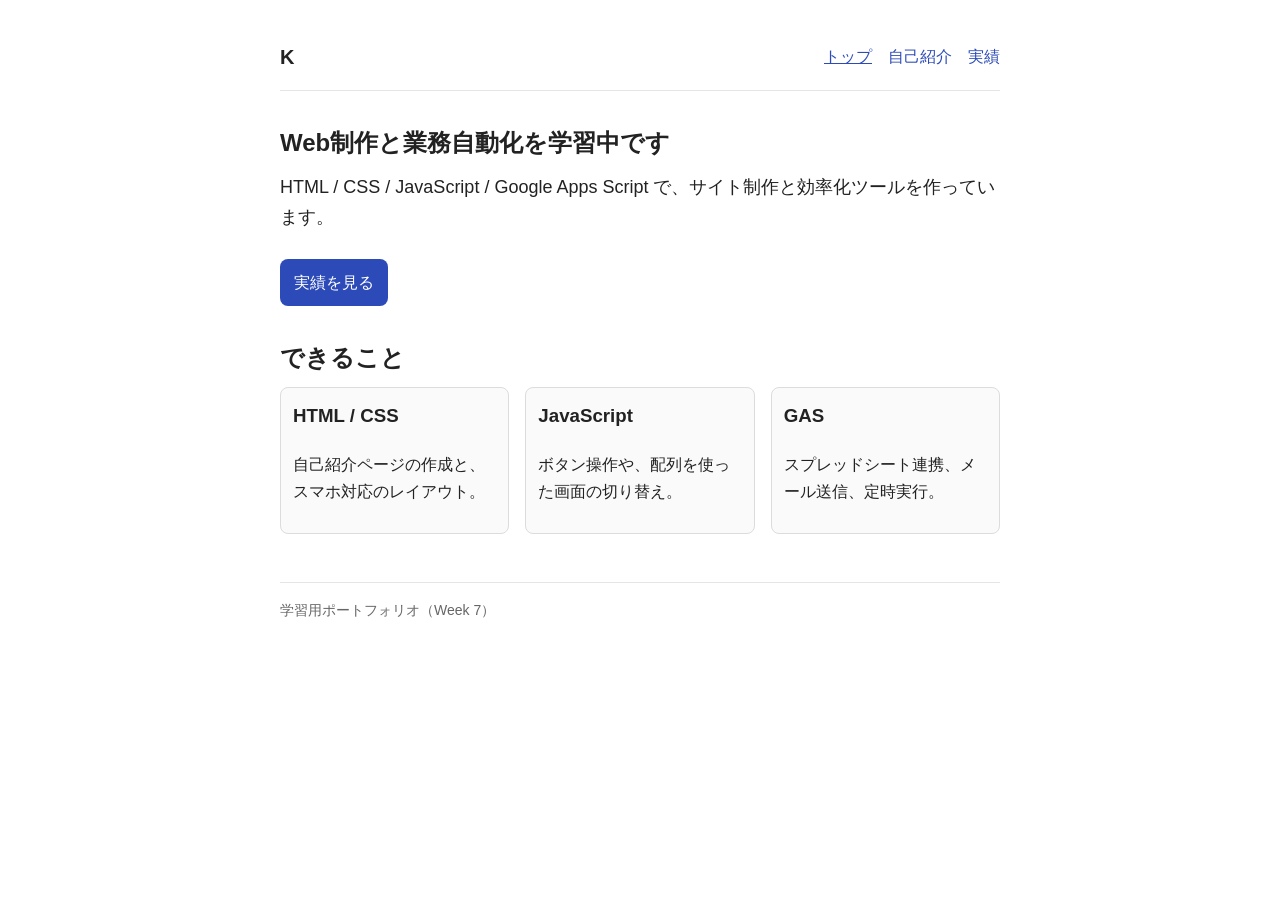
<file: index.html>
<!DOCTYPE html>
<html lang="ja">
<head>
  <meta charset="UTF-8" />
  <meta name="viewport" content="width=device-width, initial-scale=1.0" />
  <title>トップ | ポートフォリオ</title>
  <link rel="stylesheet" href="./style.css" />
</head>
<body>
  <header>
    <h1>K</h1>
    <nav>
      <a href="index.html" aria-current="page">トップ</a>
      <a href="about.html">自己紹介</a>
      <a href="works.html">実績</a>
    </nav>
  </header>

  <main>
    <section class="hero">
      <h2>Web制作と業務自動化を学習中です</h2>
      <p>HTML / CSS / JavaScript / Google Apps Script で、サイト制作と効率化ツールを作っています。</p>
      <a class="cta" href="works.html">実績を見る</a>
    </section>

    <section>
      <h2>できること</h2>
      <div class="card-list">
        <article class="card">
          <h3>HTML / CSS</h3>
          <p>自己紹介ページの作成と、スマホ対応のレイアウト。</p>
        </article>
        <article class="card">
          <h3>JavaScript</h3>
          <p>ボタン操作や、配列を使った画面の切り替え。</p>
        </article>
        <article class="card">
          <h3>GAS</h3>
          <p>スプレッドシート連携、メール送信、定時実行。</p>
        </article>
      </div>
    </section>
  </main>

  <footer>
    <p>学習用ポートフォリオ（Week 7）</p>
  </footer>
</body>
</html>
</file>
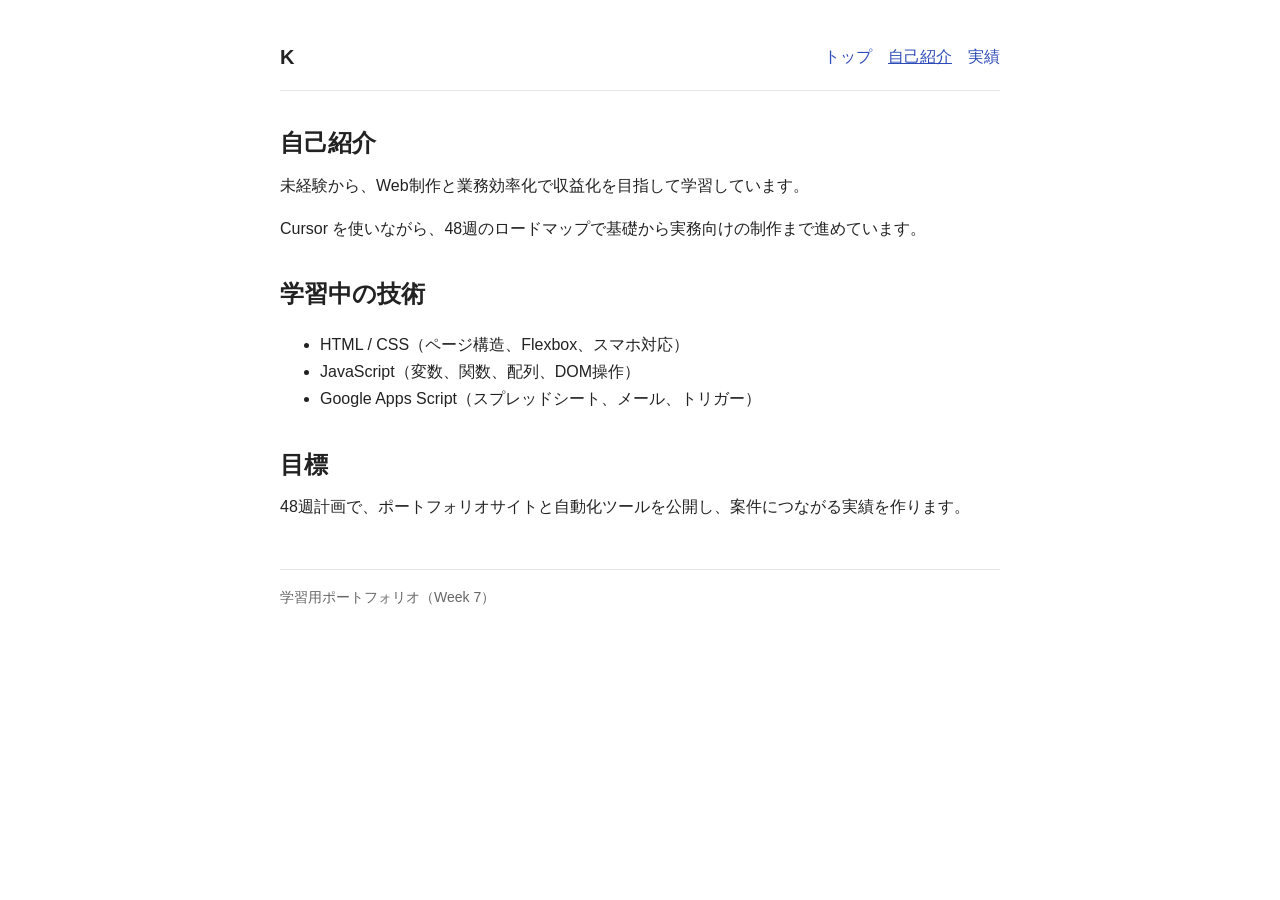
<file: about.html>
<!DOCTYPE html>
<html lang="ja">
<head>
  <meta charset="UTF-8" />
  <meta name="viewport" content="width=device-width, initial-scale=1.0" />
  <title>自己紹介 | ポートフォリオ</title>
  <link rel="stylesheet" href="./style.css" />
</head>
<body>
  <header>
    <h1>K</h1>
    <nav>
      <a href="index.html">トップ</a>
      <a href="about.html" aria-current="page">自己紹介</a>
      <a href="works.html">実績</a>
    </nav>
  </header>

  <main>
    <section>
      <h2>自己紹介</h2>
      <p>未経験から、Web制作と業務効率化で収益化を目指して学習しています。</p>
      <p>Cursor を使いながら、48週のロードマップで基礎から実務向けの制作まで進めています。</p>
    </section>

    <section>
      <h2>学習中の技術</h2>
      <ul>
        <li>HTML / CSS（ページ構造、Flexbox、スマホ対応）</li>
        <li>JavaScript（変数、関数、配列、DOM操作）</li>
        <li>Google Apps Script（スプレッドシート、メール、トリガー）</li>
      </ul>
    </section>

    <section>
      <h2>目標</h2>
      <p>48週計画で、ポートフォリオサイトと自動化ツールを公開し、案件につながる実績を作ります。</p>
    </section>
  </main>

  <footer>
    <p>学習用ポートフォリオ（Week 7）</p>
  </footer>
</body>
</html>
</file>
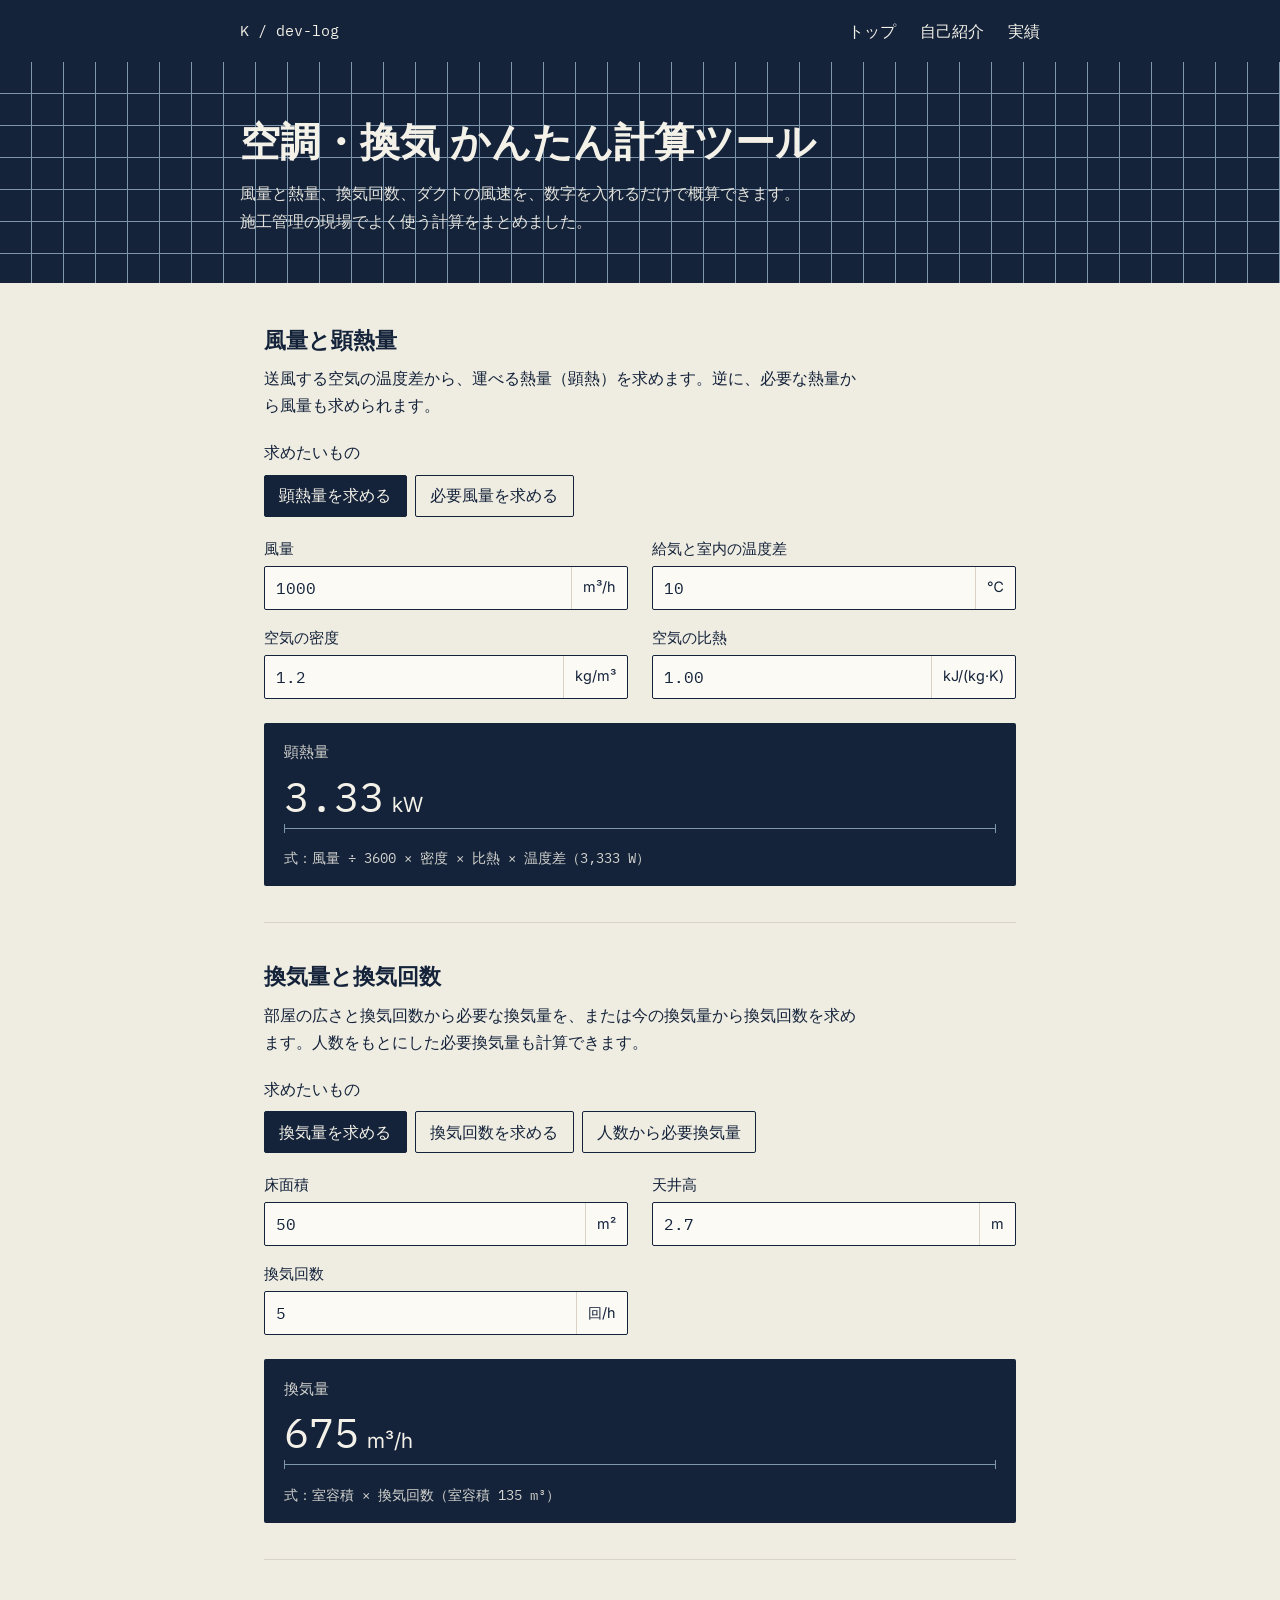
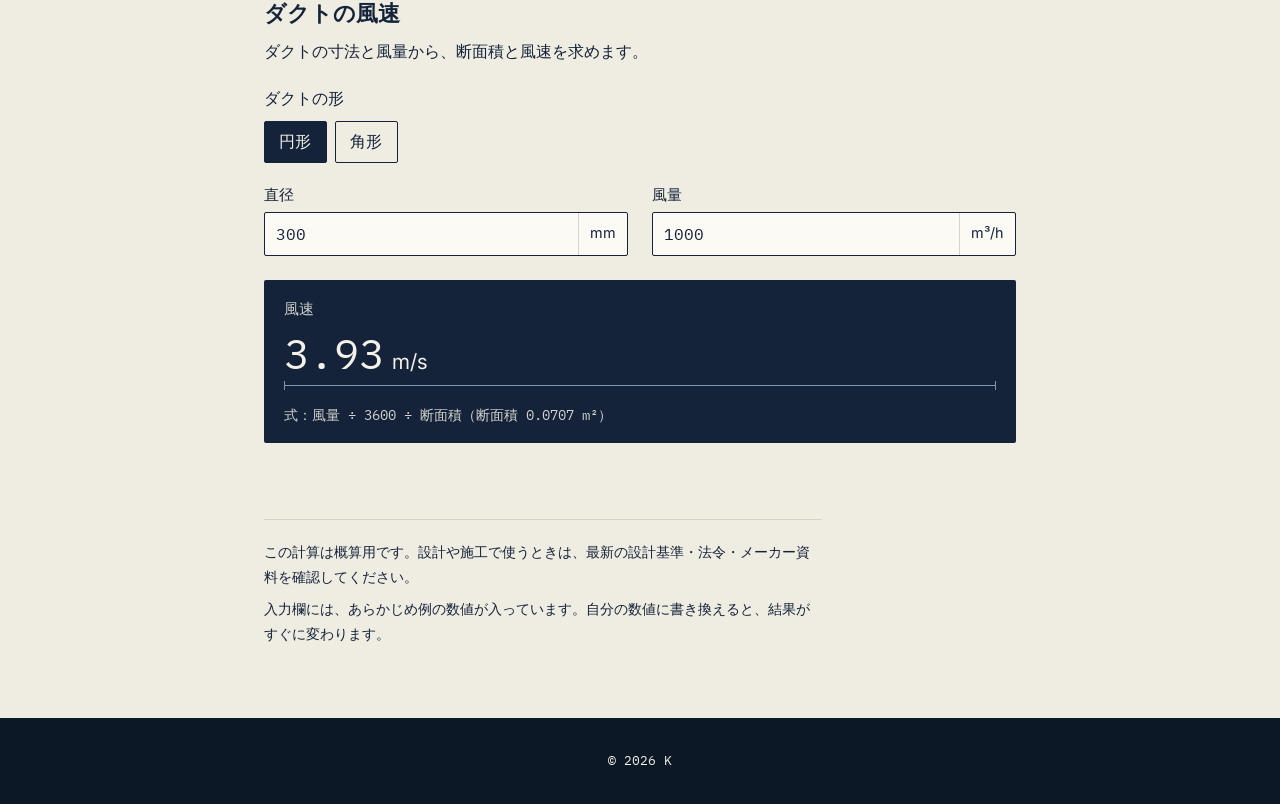
<file: calc.html>
<!DOCTYPE html>
<html lang="ja">
<head>
<meta charset="UTF-8">
<meta name="viewport" content="width=device-width, initial-scale=1.0">
<title>空調・換気 かんたん計算ツール｜K</title>
<link rel="preconnect" href="https://fonts.googleapis.com">
<link href="https://fonts.googleapis.com/css2?family=Space+Grotesk:wght@500;700&family=Inter:wght@400;500&family=IBM+Plex+Mono:wght@400;500&display=swap" rel="stylesheet">
<style>
/* =========================================================
   空調・換気 かんたん計算ツール
   ポートフォリオと同じ「図面（ブループリント）」の配色。
   このファイル1つで動作します（style.css は不要）。
   ========================================================= */
:root {
  --ink: #14233a;
  --ink-deep: #0d1826;
  --paper: #efece2;
  --line: #7f97ac;
  --line-soft: #d8d3c4;
  --accent: #c1440e;
  --text-light: #f4f1e8;
  --font-heading: "Space Grotesk", "Hiragino Sans", "Noto Sans JP", "Yu Gothic", sans-serif;
  --font-body: "Inter", "Hiragino Sans", "Noto Sans JP", "Yu Gothic", sans-serif;
  --font-mono: "IBM Plex Mono", ui-monospace, Menlo, monospace;
}

* { box-sizing: border-box; }
[hidden] { display: none !important; }

body {
  margin: 0;
  background: var(--paper);
  color: var(--ink);
  font-family: var(--font-body);
  line-height: 1.7;
}

a { color: var(--accent); }
a:focus-visible, input:focus-visible, button:focus-visible {
  outline: 2px solid var(--accent);
  outline-offset: 2px;
}

/* --- ヘッダー --- */
.site-header { background: var(--ink); color: var(--text-light); padding: 1.1rem 1.5rem; }
.site-nav {
  max-width: 800px; margin: 0 auto;
  display: flex; align-items: center; justify-content: space-between; flex-wrap: wrap; gap: 0.75rem;
}
.site-nav .brand { font-family: var(--font-mono); font-size: 0.95rem; }
.site-nav ul { list-style: none; display: flex; gap: 1.5rem; margin: 0; padding: 0; }
.site-nav a { color: var(--text-light); text-decoration: none; border-bottom: 1px solid transparent; padding-bottom: 2px; }
.site-nav a:hover, .site-nav a[aria-current="page"] { border-bottom-color: var(--accent); }

/* --- ヒーロー（方眼の背景） --- */
.hero {
  background-color: var(--ink);
  background-image:
    linear-gradient(var(--line) 1px, transparent 1px),
    linear-gradient(90deg, var(--line) 1px, transparent 1px);
  background-size: 32px 32px;
  background-position: -1px -1px;
  color: var(--text-light);
  padding: 3.5rem 1.5rem 3rem;
}
.hero-inner { max-width: 800px; margin: 0 auto; }
.hero h1 {
  font-family: var(--font-heading);
  font-size: clamp(1.7rem, 4.5vw, 2.5rem);
  line-height: 1.25;
  margin: 0 0 0.75rem;
}
.hero p { margin: 0; max-width: 56ch; opacity: 0.92; }

/* --- 本文 --- */
main { max-width: 800px; margin: 0 auto; padding: 2.5rem 1.5rem 4rem; }

.calc { padding: 2.25rem 0; border-top: 1px solid var(--line-soft); }
.calc:first-of-type { border-top: 0; padding-top: 0; }
.calc h2 { font-family: var(--font-heading); font-size: 1.35rem; margin: 0 0 0.35rem; }
.calc .about { margin: 0 0 1.25rem; max-width: 60ch; }

/* 計算モードの切り替え（ラジオ） */
.modes { border: 0; margin: 0 0 1.25rem; padding: 0; display: flex; flex-wrap: wrap; gap: 0.5rem; }
.modes legend { padding: 0; margin-bottom: 0.5rem; font-weight: 500; }
.modes label {
  position: relative; display: inline-block; cursor: pointer;
  border: 1px solid var(--ink); padding: 0.4rem 0.9rem; border-radius: 2px; background: transparent;
}
.modes input { position: absolute; opacity: 0; pointer-events: none; }
.modes input:checked + span { font-weight: 500; }
.modes label:has(input:checked) { background: var(--ink); color: var(--text-light); }
.modes label:has(input:focus-visible) { outline: 2px solid var(--accent); outline-offset: 2px; }

/* 入力欄 */
.fields { display: grid; grid-template-columns: repeat(2, minmax(0, 1fr)); gap: 1rem 1.5rem; }
.field label { display: block; font-size: 0.92rem; margin-bottom: 0.25rem; }
.input-wrap { display: flex; align-items: stretch; border: 1px solid var(--ink); background: #fbfaf5; border-radius: 2px; }
.input-wrap:focus-within { outline: 2px solid var(--accent); outline-offset: 2px; }
.input-wrap input {
  flex: 1; min-width: 0; border: 0; background: transparent; padding: 0.55rem 0.7rem;
  font-family: var(--font-mono); font-size: 1rem; color: var(--ink);
}
.input-wrap input:focus-visible { outline: none; }
.unit { padding: 0.55rem 0.7rem; border-left: 1px solid var(--line-soft); font-size: 0.9rem; white-space: nowrap; }

/* 結果（寸法線のイメージ） */
.result { margin-top: 1.5rem; padding: 1.1rem 1.25rem 1rem; background: var(--ink); color: var(--text-light); border-radius: 2px; }
.result-label { margin: 0; font-size: 0.92rem; opacity: 0.85; }
.result-value {
  position: relative;
  margin: 0.4rem 0 0.9rem;
  padding-bottom: 0.7rem;
  font-family: var(--font-mono);
  font-size: clamp(1.9rem, 6vw, 2.6rem);
  line-height: 1.2;
  font-variant-numeric: tabular-nums;
  overflow-wrap: anywhere;
}
.result-value .unit-big { font-size: 0.5em; margin-left: 0.4em; font-family: var(--font-body); }
.result-value::after {            /* 図面の寸法線 */
  content: "";
  position: absolute; left: 0; right: 0; bottom: 0; height: 9px;
  border-left: 1px solid var(--line);
  border-right: 1px solid var(--line);
  background: linear-gradient(var(--line), var(--line)) center / 100% 1px no-repeat;
}
.result-sub { margin: 0.35rem 0 0; font-family: var(--font-mono); font-size: 0.85rem; opacity: 0.85; overflow-wrap: anywhere; }
.result.is-error { background: #fbeee8; color: var(--ink); border-left: 4px solid var(--accent); }
.result.is-error .result-value { font-family: var(--font-body); font-size: 1.05rem; padding-bottom: 0; margin-bottom: 0; }
.result.is-error .result-value::after { display: none; }

.note { margin-top: 2.5rem; padding-top: 1.25rem; border-top: 1px solid var(--line-soft); font-size: 0.9rem; max-width: 62ch; }
.note p { margin: 0 0 0.5rem; }

.site-footer { background: var(--ink-deep); color: var(--text-light); text-align: center; padding: 2rem 1.5rem; font-family: var(--font-mono); font-size: 0.8rem; }

@media (max-width: 560px) {
  .fields { grid-template-columns: 1fr; }
  .site-nav { flex-direction: column; align-items: flex-start; }
}
</style>
</head>
<body>

<header class="site-header">
  <nav class="site-nav">
    <span class="brand">K / dev-log</span>
    <ul>
      <li><a href="index.html">トップ</a></li>
      <li><a href="about.html">自己紹介</a></li>
      <li><a href="works.html">実績</a></li>
    </ul>
  </nav>
</header>

<section class="hero">
  <div class="hero-inner">
    <h1>空調・換気 かんたん計算ツール</h1>
    <p>風量と熱量、換気回数、ダクトの風速を、数字を入れるだけで概算できます。施工管理の現場でよく使う計算をまとめました。</p>
  </div>
</section>

<main>

  <!-- ===== 風量と顕熱量 ===== -->
  <section class="calc" id="calc-heat" aria-labelledby="h-heat">
    <h2 id="h-heat">風量と顕熱量</h2>
    <p class="about">送風する空気の温度差から、運べる熱量（顕熱）を求めます。逆に、必要な熱量から風量も求められます。</p>

    <fieldset class="modes">
      <legend>求めたいもの</legend>
      <label><input type="radio" name="heat-mode" value="q" checked><span>顕熱量を求める</span></label>
      <label><input type="radio" name="heat-mode" value="v"><span>必要風量を求める</span></label>
    </fieldset>

    <div class="fields">
      <div class="field" data-mode="q">
        <label for="heat-v">風量</label>
        <div class="input-wrap"><input id="heat-v" type="number" inputmode="decimal" min="0" step="any" value="1000"><span class="unit">m³/h</span></div>
      </div>
      <div class="field" data-mode="v">
        <label for="heat-q">顕熱量</label>
        <div class="input-wrap"><input id="heat-q" type="number" inputmode="decimal" min="0" step="any" value="3.33"><span class="unit">kW</span></div>
      </div>
      <div class="field">
        <label for="heat-dt">給気と室内の温度差</label>
        <div class="input-wrap"><input id="heat-dt" type="number" inputmode="decimal" min="0" step="any" value="10"><span class="unit">℃</span></div>
      </div>
      <div class="field">
        <label for="heat-rho">空気の密度</label>
        <div class="input-wrap"><input id="heat-rho" type="number" inputmode="decimal" min="0" step="any" value="1.2"><span class="unit">kg/m³</span></div>
      </div>
      <div class="field">
        <label for="heat-cp">空気の比熱</label>
        <div class="input-wrap"><input id="heat-cp" type="number" inputmode="decimal" min="0" step="any" value="1.00"><span class="unit">kJ/(kg·K)</span></div>
      </div>
    </div>

    <div class="result" aria-live="polite">
      <p class="result-label"></p>
      <p class="result-value"></p>
      <p class="result-sub"></p>
    </div>
  </section>

  <!-- ===== 換気量と換気回数 ===== -->
  <section class="calc" id="calc-vent" aria-labelledby="h-vent">
    <h2 id="h-vent">換気量と換気回数</h2>
    <p class="about">部屋の広さと換気回数から必要な換気量を、または今の換気量から換気回数を求めます。人数をもとにした必要換気量も計算できます。</p>

    <fieldset class="modes">
      <legend>求めたいもの</legend>
      <label><input type="radio" name="vent-mode" value="flow" checked><span>換気量を求める</span></label>
      <label><input type="radio" name="vent-mode" value="ach"><span>換気回数を求める</span></label>
      <label><input type="radio" name="vent-mode" value="people"><span>人数から必要換気量</span></label>
    </fieldset>

    <div class="fields">
      <div class="field" data-mode="flow ach">
        <label for="vent-area">床面積</label>
        <div class="input-wrap"><input id="vent-area" type="number" inputmode="decimal" min="0" step="any" value="50"><span class="unit">m²</span></div>
      </div>
      <div class="field" data-mode="flow ach">
        <label for="vent-h">天井高</label>
        <div class="input-wrap"><input id="vent-h" type="number" inputmode="decimal" min="0" step="any" value="2.7"><span class="unit">m</span></div>
      </div>
      <div class="field" data-mode="flow">
        <label for="vent-ach">換気回数</label>
        <div class="input-wrap"><input id="vent-ach" type="number" inputmode="decimal" min="0" step="any" value="5"><span class="unit">回/h</span></div>
      </div>
      <div class="field" data-mode="ach">
        <label for="vent-flow">換気量</label>
        <div class="input-wrap"><input id="vent-flow" type="number" inputmode="decimal" min="0" step="any" value="675"><span class="unit">m³/h</span></div>
      </div>
      <div class="field" data-mode="people">
        <label for="vent-n">人数</label>
        <div class="input-wrap"><input id="vent-n" type="number" inputmode="decimal" min="0" step="any" value="10"><span class="unit">人</span></div>
      </div>
      <div class="field" data-mode="people">
        <label for="vent-pp">1人あたりの換気量</label>
        <div class="input-wrap"><input id="vent-pp" type="number" inputmode="decimal" min="0" step="any" value="30"><span class="unit">m³/(h·人)</span></div>
      </div>
    </div>

    <div class="result" aria-live="polite">
      <p class="result-label"></p>
      <p class="result-value"></p>
      <p class="result-sub"></p>
    </div>
  </section>

  <!-- ===== ダクトの風速 ===== -->
  <section class="calc" id="calc-duct" aria-labelledby="h-duct">
    <h2 id="h-duct">ダクトの風速</h2>
    <p class="about">ダクトの寸法と風量から、断面積と風速を求めます。</p>

    <fieldset class="modes">
      <legend>ダクトの形</legend>
      <label><input type="radio" name="duct-mode" value="round" checked><span>円形</span></label>
      <label><input type="radio" name="duct-mode" value="rect"><span>角形</span></label>
    </fieldset>

    <div class="fields">
      <div class="field" data-mode="round">
        <label for="duct-d">直径</label>
        <div class="input-wrap"><input id="duct-d" type="number" inputmode="decimal" min="0" step="any" value="300"><span class="unit">mm</span></div>
      </div>
      <div class="field" data-mode="rect">
        <label for="duct-w">幅</label>
        <div class="input-wrap"><input id="duct-w" type="number" inputmode="decimal" min="0" step="any" value="400"><span class="unit">mm</span></div>
      </div>
      <div class="field" data-mode="rect">
        <label for="duct-hh">高さ</label>
        <div class="input-wrap"><input id="duct-hh" type="number" inputmode="decimal" min="0" step="any" value="300"><span class="unit">mm</span></div>
      </div>
      <div class="field">
        <label for="duct-v">風量</label>
        <div class="input-wrap"><input id="duct-v" type="number" inputmode="decimal" min="0" step="any" value="1000"><span class="unit">m³/h</span></div>
      </div>
    </div>

    <div class="result" aria-live="polite">
      <p class="result-label"></p>
      <p class="result-value"></p>
      <p class="result-sub"></p>
    </div>
  </section>

  <div class="note">
    <p>この計算は概算用です。設計や施工で使うときは、最新の設計基準・法令・メーカー資料を確認してください。</p>
    <p>入力欄には、あらかじめ例の数値が入っています。自分の数値に書き換えると、結果がすぐに変わります。</p>
  </div>

</main>

<footer class="site-footer">
  &copy; 2026 K
</footer>

<script>
// ==CALC-START==
// 計算の部分だけを、画面の処理から切り離しています（テストしやすくするため）
const Calc = {
  // 顕熱量 [kW] = 風量[m³/h] ÷ 3600 × 密度 × 比熱 × 温度差
  sensibleHeatKw(v, dt, rho, cp) { return (v / 3600) * rho * cp * dt; },
  // 必要風量 [m³/h] = 顕熱量[kW] × 3600 ÷ (密度 × 比熱 × 温度差)
  airflowFromHeat(qKw, dt, rho, cp) { return (qKw * 3600) / (rho * cp * dt); },
  // 室容積 [m³] = 床面積 × 天井高
  roomVolume(area, height) { return area * height; },
  // 換気量 [m³/h] = 室容積 × 換気回数
  ventilationFromAch(volume, ach) { return volume * ach; },
  // 換気回数 [回/h] = 換気量 ÷ 室容積
  achFromVentilation(flow, volume) { return flow / volume; },
  // 必要換気量 [m³/h] = 人数 × 1人あたり換気量
  ventilationForPeople(people, perPerson) { return people * perPerson; },
  // 円形ダクトの断面積 [m²]（直径はmm）
  circleArea(diameterMm) { const r = diameterMm / 2 / 1000; return Math.PI * r * r; },
  // 角形ダクトの断面積 [m²]（幅・高さはmm）
  rectArea(widthMm, heightMm) { return (widthMm / 1000) * (heightMm / 1000); },
  // 風速 [m/s] = 風量[m³/h] ÷ 3600 ÷ 断面積[m²]
  velocity(flowM3h, areaM2) { return flowM3h / 3600 / areaM2; }
};
// ==CALC-END==

// ---------- ここから画面の処理 ----------
const fmt = (x, digits = 2) =>
  x.toLocaleString("ja-JP", { maximumFractionDigits: digits });

// 入力欄の値を数値で受け取る（空欄・文字・0以下はNaNにして、エラー表示にする）
function read(id) {
  const raw = document.getElementById(id).value;
  const n = parseFloat(raw);
  return Number.isFinite(n) && n > 0 ? n : NaN;
}

function render(section, { label, value, unit, sub }) {
  const box = section.querySelector(".result");
  box.classList.remove("is-error");
  box.querySelector(".result-label").textContent = label;
  const v = box.querySelector(".result-value");
  v.textContent = value;
  const u = document.createElement("span");
  u.className = "unit-big";
  u.textContent = unit;
  v.appendChild(u);
  box.querySelector(".result-sub").textContent = sub;
}

function renderError(section) {
  const box = section.querySelector(".result");
  box.classList.add("is-error");
  box.querySelector(".result-label").textContent = "計算できません";
  box.querySelector(".result-value").textContent = "すべての欄に、0より大きい数値を入力してください。";
  box.querySelector(".result-sub").textContent = "";
}

// モード切り替え（ラジオ）と、入力のたびの再計算をまとめて設定
function setup(sectionId, radioName, compute) {
  const section = document.getElementById(sectionId);
  const update = () => {
    const mode = section.querySelector(`input[name="${radioName}"]:checked`).value;
    section.querySelectorAll("[data-mode]").forEach((el) => {
      el.hidden = !el.dataset.mode.split(" ").includes(mode);
    });
    compute(mode, section);
  };
  section.addEventListener("input", update);
  update();
}

// --- 風量と顕熱量 ---
setup("calc-heat", "heat-mode", (mode, sec) => {
  const dt = read("heat-dt"), rho = read("heat-rho"), cp = read("heat-cp");
  if (mode === "q") {
    const v = read("heat-v");
    if ([v, dt, rho, cp].some(Number.isNaN)) return renderError(sec);
    const q = Calc.sensibleHeatKw(v, dt, rho, cp);
    render(sec, {
      label: "顕熱量",
      value: fmt(q),
      unit: "kW",
      sub: `式：風量 ÷ 3600 × 密度 × 比熱 × 温度差（${fmt(q * 1000, 0)} W）`
    });
  } else {
    const q = read("heat-q");
    if ([q, dt, rho, cp].some(Number.isNaN)) return renderError(sec);
    const v = Calc.airflowFromHeat(q, dt, rho, cp);
    render(sec, {
      label: "必要風量",
      value: fmt(v, 0),
      unit: "m³/h",
      sub: `式：顕熱量 × 3600 ÷（密度 × 比熱 × 温度差）（${fmt(v / 60, 1)} m³/min）`
    });
  }
});

// --- 換気量と換気回数 ---
setup("calc-vent", "vent-mode", (mode, sec) => {
  if (mode === "people") {
    const n = read("vent-n"), pp = read("vent-pp");
    if ([n, pp].some(Number.isNaN)) return renderError(sec);
    const flow = Calc.ventilationForPeople(n, pp);
    return render(sec, {
      label: "必要換気量",
      value: fmt(flow, 0),
      unit: "m³/h",
      sub: "式：人数 × 1人あたりの換気量"
    });
  }
  const area = read("vent-area"), h = read("vent-h");
  if ([area, h].some(Number.isNaN)) return renderError(sec);
  const volume = Calc.roomVolume(area, h);
  if (mode === "flow") {
    const ach = read("vent-ach");
    if (Number.isNaN(ach)) return renderError(sec);
    const flow = Calc.ventilationFromAch(volume, ach);
    render(sec, {
      label: "換気量",
      value: fmt(flow, 0),
      unit: "m³/h",
      sub: `式：室容積 × 換気回数（室容積 ${fmt(volume, 1)} m³）`
    });
  } else {
    const flow = read("vent-flow");
    if (Number.isNaN(flow)) return renderError(sec);
    const ach = Calc.achFromVentilation(flow, volume);
    render(sec, {
      label: "換気回数",
      value: fmt(ach, 2),
      unit: "回/h",
      sub: `式：換気量 ÷ 室容積（室容積 ${fmt(volume, 1)} m³）`
    });
  }
});

// --- ダクトの風速 ---
setup("calc-duct", "duct-mode", (mode, sec) => {
  const flow = read("duct-v");
  let area;
  if (mode === "round") {
    const d = read("duct-d");
    if ([flow, d].some(Number.isNaN)) return renderError(sec);
    area = Calc.circleArea(d);
  } else {
    const w = read("duct-w"), hh = read("duct-hh");
    if ([flow, w, hh].some(Number.isNaN)) return renderError(sec);
    area = Calc.rectArea(w, hh);
  }
  const v = Calc.velocity(flow, area);
  render(sec, {
    label: "風速",
    value: fmt(v, 2),
    unit: "m/s",
    sub: `式：風量 ÷ 3600 ÷ 断面積（断面積 ${fmt(area, 4)} m²）`
  });
});
</script>
</body>
</html>
</file>
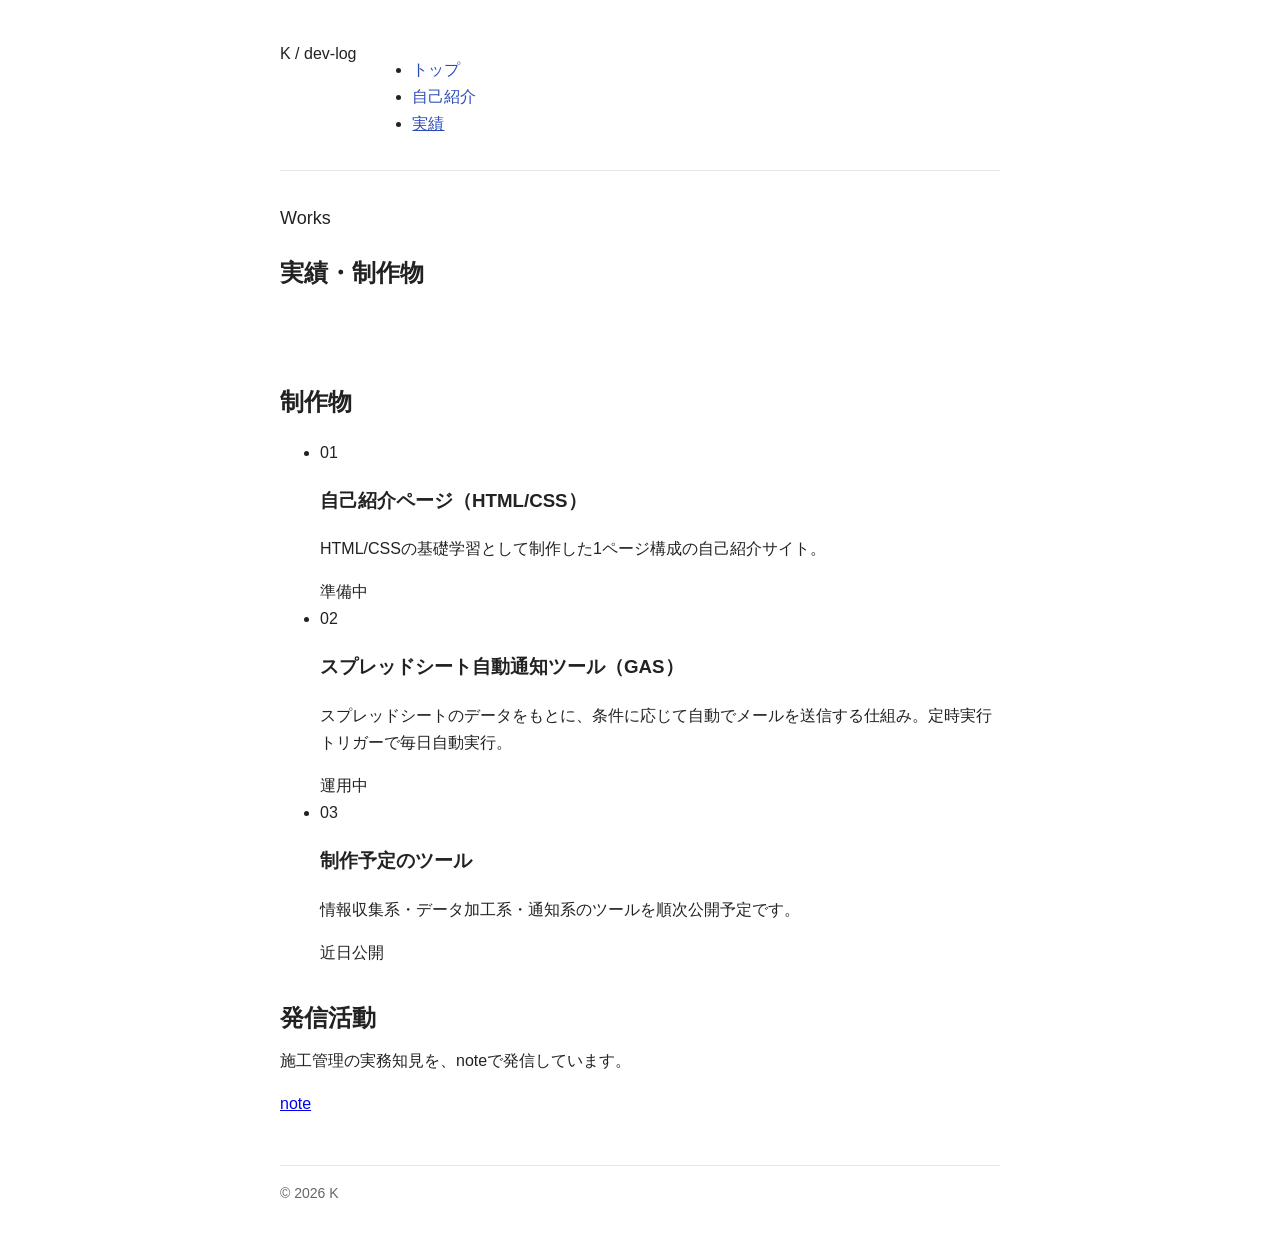
<file: works.html>
<!DOCTYPE html>
<html lang="ja">
<head>
<meta charset="UTF-8">
<meta name="viewport" content="width=device-width, initial-scale=1.0">
<title>実績｜K</title>
<link rel="preconnect" href="https://fonts.googleapis.com">
<link href="https://fonts.googleapis.com/css2?family=Space+Grotesk:wght@500;700&family=Inter:wght@400;500&family=IBM+Plex+Mono:wght@400;500&display=swap" rel="stylesheet">
<link rel="stylesheet" href="style.css">
</head>
<body>

<header class="site-header">
  <nav class="site-nav">
    <span class="brand">K / dev-log</span>
    <ul>
      <li><a href="index.html">トップ</a></li>
      <li><a href="about.html">自己紹介</a></li>
      <li><a href="works.html" aria-current="page">実績</a></li>
    </ul>
  </nav>
</header>

<section class="hero" style="padding-bottom: 3rem;">
  <div class="hero-inner">
    <p class="hero-eyebrow">Works</p>
    <h1>実績・制作物</h1>
  </div>
</section>

<main>
  <section>
    <h2>制作物</h2>
    <ul class="works-list">
      <li>
        <span class="num">01</span>
        <div>
          <h3>自己紹介ページ（HTML/CSS）</h3>
          <p>HTML/CSSの基礎学習として制作した1ページ構成の自己紹介サイト。</p>
          <span class="status">準備中</span>
        </div>
      </li>
      <li>
        <span class="num">02</span>
        <div>
          <h3>スプレッドシート自動通知ツール（GAS）</h3>
          <p>スプレッドシートのデータをもとに、条件に応じて自動でメールを送信する仕組み。定時実行トリガーで毎日自動実行。</p>
          <span class="status">運用中</span>
        </div>
      </li>
      <li>
        <span class="num">03</span>
        <div>
          <h3>制作予定のツール</h3>
          <p>情報収集系・データ加工系・通知系のツールを順次公開予定です。</p>
          <span class="status">近日公開</span>
        </div>
      </li>
    </ul>
  </section>

  <section>
    <h2>発信活動</h2>
    <p>
      施工管理の実務知見を、noteで発信しています。
    </p>
    <p><a href="https://note.com/airconditioning9">note</a></p>
  </section>
</main>

<footer class="site-footer">
  &copy; 2026 K
</footer>

</body>
</html>
</file>
<file: style.css>
body {
  font-family: sans-serif;
  max-width: 720px;
  margin: 40px auto;
  padding: 0 16px;
  line-height: 1.7;
  color: #222;
}

h1,
h2 {
  margin-bottom: 8px;
}

p {
  margin-top: 0;
}

section {
  margin-top: 32px;
}

header {
  display: flex;
  justify-content: space-between;
  align-items: center;
  gap: 16px;
  flex-wrap: wrap;
  padding-bottom: 16px;
  border-bottom: 1px solid #e5e5e5;
}

header h1 {
  margin: 0;
  font-size: 20px;
}

nav {
  display: flex;
  gap: 16px;
  flex-wrap: wrap;
}

nav a {
  color: #2d4bb8;
  text-decoration: none;
}

nav a:hover,
nav a[aria-current="page"] {
  text-decoration: underline;
}

.card-list {
  display: flex;
  gap: 16px;
}

.card {
  flex: 1;
  border: 1px solid #dcdcdc;
  border-radius: 8px;
  padding: 12px;
  background: #fafafa;
}

.card h3 {
  margin-top: 0;
}

.hero p {
  font-size: 18px;
}

.cta {
  display: inline-block;
  margin-top: 8px;
  padding: 10px 14px;
  border-radius: 8px;
  background: #2d4bb8;
  color: white;
  text-decoration: none;
}

.cta:hover {
  background: #1f3688;
}

footer {
  margin-top: 48px;
  padding-top: 16px;
  border-top: 1px solid #e5e5e5;
  color: #666;
  font-size: 14px;
}

@media (max-width: 600px) {
  body {
    max-width: 100%;
    margin: 20px auto;
    padding: 0 12px;
  }

  header {
    justify-content: flex-start;
  }

  .card-list {
    flex-direction: column;
  }

  h1 {
    font-size: 24px;
  }
}
</file>
